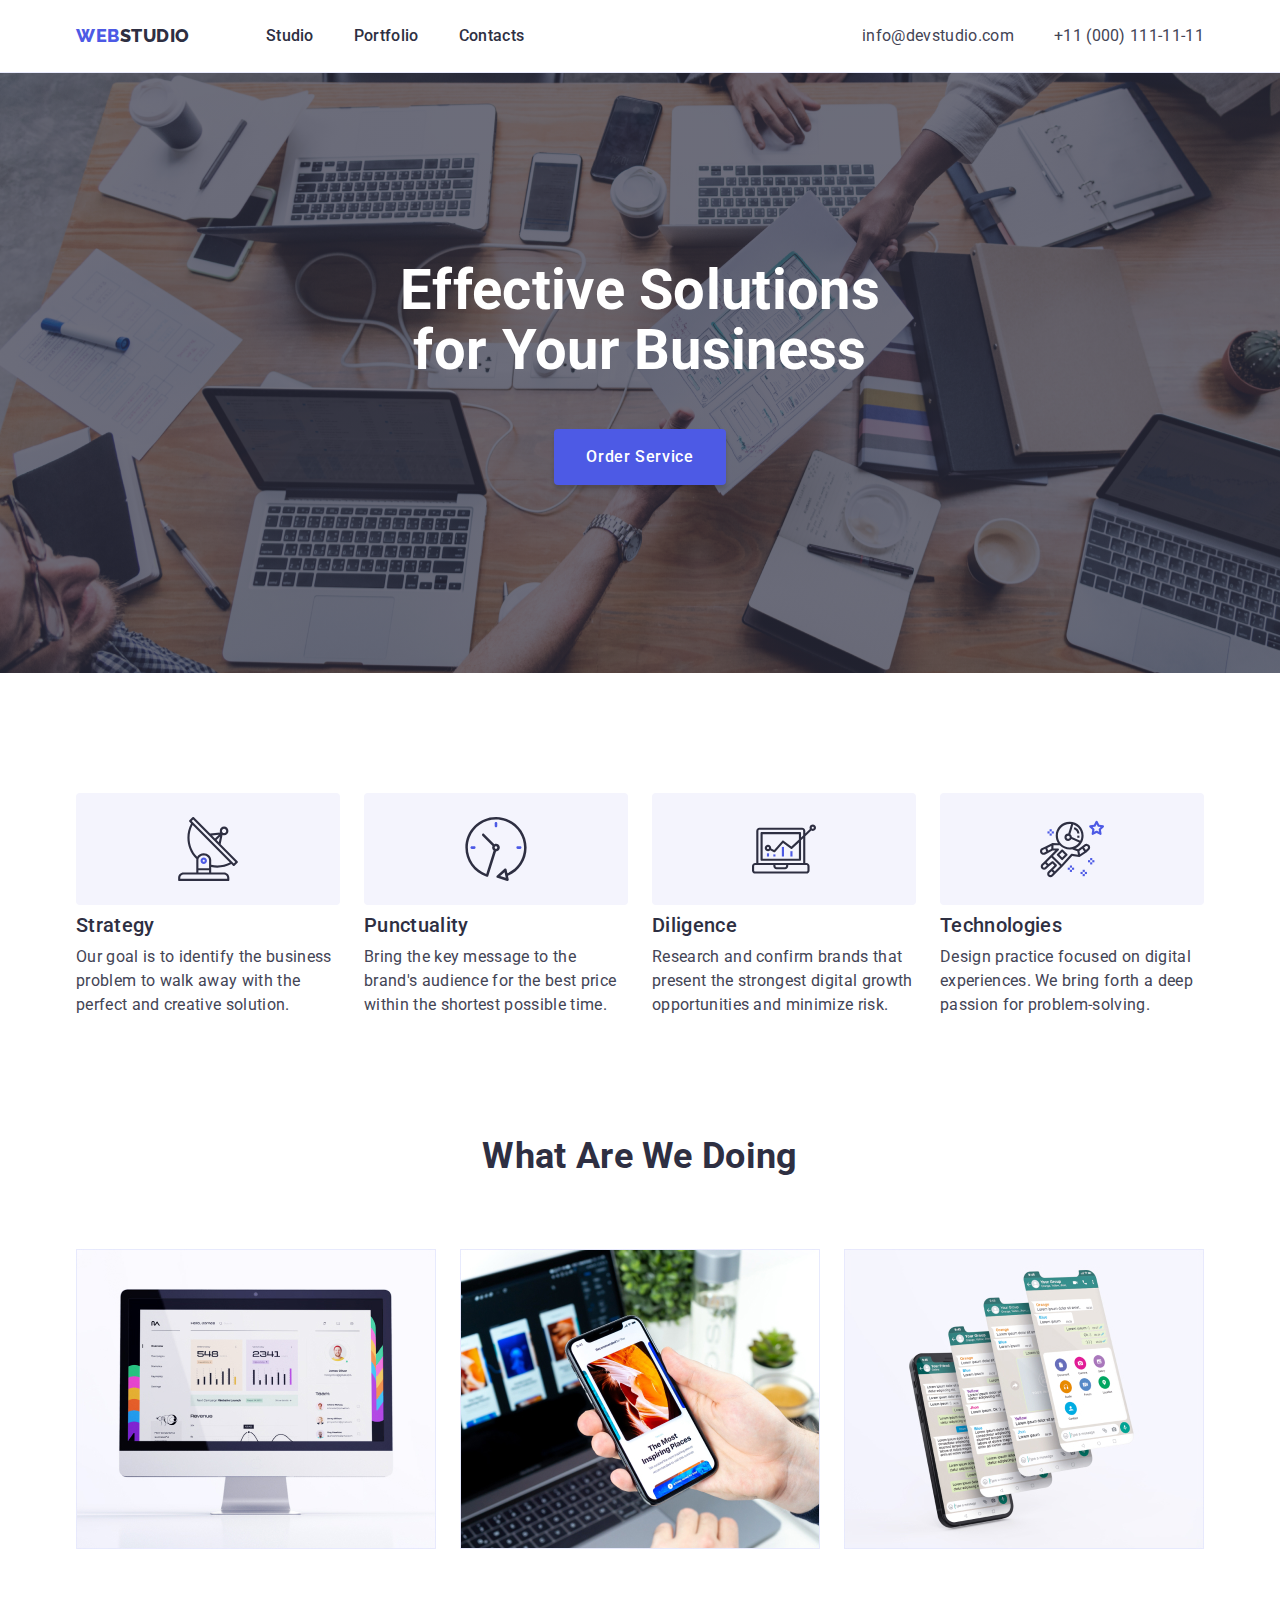
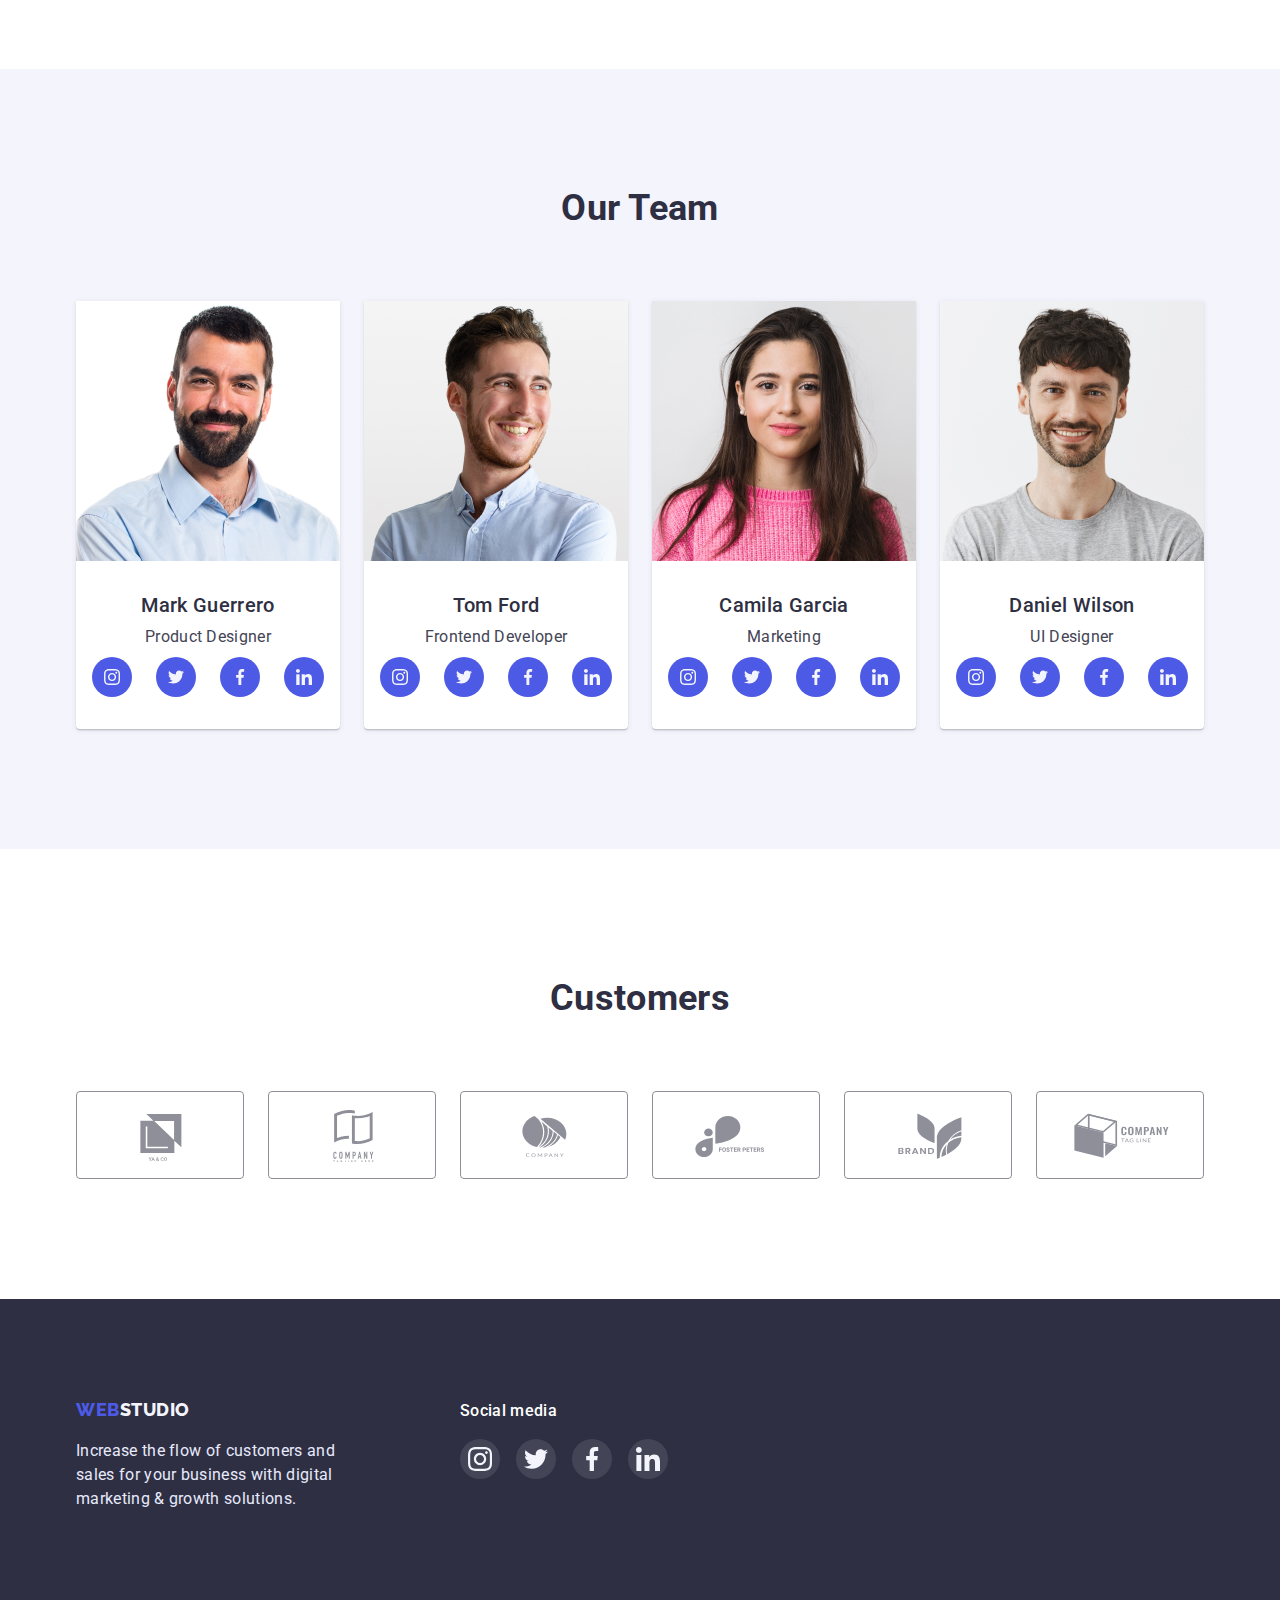
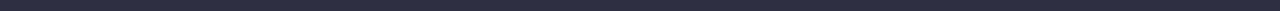
<file: index.html>
<!doctype html>
<html lang="en">

<head>
    <meta charset="UTF-8">
    <meta http-equiv="X-UA-Compatible" content="IE=edge">
    <meta name="viewport" content="width=device-width, initial-scale=1.0">

    <title>Webstudio</title>

    <link rel="preconnect" href="https://fonts.googleapis.com">
    <link rel="preconnect" href="https://fonts.gstatic.com" crossorigin>
    <link href="https://fonts.googleapis.com/css2?family=Raleway:wght@800&family=Roboto:wght@400;500;700&display=swap" rel="stylesheet">
    
    <link href="https://cdn.jsdelivr.net/npm/modern-normalize@1.1.0/modern-normalize.min.css" rel="stylesheet">
    
    <link rel="stylesheet" href="./css/styles.css" />
</head>

<body>

    
     
        <header class="header-section">

             <div class="container"> 
                
                <div class="flex-container">
                    
                            <nav class="navigation">
                                <a class="logo-header" href="/"> 
                                <span class="web">WEB</span><span>STUDIO</span>
                                </a>
                    
                                <ul class="nav-list">
                                    <li><a class="nav-link" href="./index.html"> Studio </a></li>
                                    <li><a class="nav-link" href="./portfolio.html"> Portfolio </a></li>
                                    <li><a class="nav-link" href="/"> Contacts </a></li>
                                </ul>
                    
                            </nav>
                    
                            <address class="address-section">
                                <ul class="address-list">
                                    <li><a class="mail-link" href="mailto:info@devstudio.com"> info@devstudio.com </a></li>
                                    <li><a class="tel-link" href="tel:+11(000)111-11-11"> +11 (000) 111-11-11 </a></li>
                                </ul>
                            </address> 
                </div>
                
             </div>
    
        </header>
    
        <main>
    
            <section class="hero-section">

                <div class="container">
                    
                    <h1 class="hero-title"> Effective Solutions <br/> for Your Business </h1>
                    <button type="button" class="order-button"> Order Service </button>
                </div>

            </section>
    
            <section class="advantages-section">
                <h2 hidden> The Advantages Of Working With Us </h2> <!-- alternatively - "Our Strong Sides" or smth-->
                <div class="container">
                    <ul class="advantages-list">
                        <li class="advantages-item">

                        <div class="advantages-icon-container">
                             <svg class="advantages-icon">
                             <use href="./images/sprite.svg#icon-antenna"></use>
                            </svg>
                        </div>

                            <h3 class="item-subtitle">Strategy</h3>
                            <p class="item-paragraph">Our goal is to identify the business problem to walk
                                away with the perfect and creative solution. </p>
        
                        </li>
        
                        <li class="advantages-item">

                            <div class="advantages-icon-container">
                                <svg class="advantages-icon">
                                    <use href="./images/sprite.svg#icon-clock"></use>
                                </svg>
                            </div>
        
                            <h3 class="item-subtitle">Punctuality</h3>
                            <p class="item-paragraph">Bring the key message to the brand's audience for the best
                                price within the shortest possible time. </p>
        
                        </li>
        
                        <li class="advantages-item">

                            <div class="advantages-icon-container">
                                <svg class="advantages-icon">
                                    <use href="./images/sprite.svg#icon-diagram"></use>
                                </svg>
                            </div>
        
                            <h3 class="item-subtitle">Diligence</h3>
                            <p class="item-paragraph">Research and confirm brands that present the strongest
                                digital growth opportunities and minimize risk. </p>
        
                        </li>
        
                        <li class="advantages-item">

                            <div class="advantages-icon-container">
                                <svg class="advantages-icon">
                                    <use href="./images/sprite.svg#icon-astronaut"></use>
                                </svg>
                            </div>
        
                            <h3 class="item-subtitle">Technologies</h3>
                            <p class="item-paragraph">Design practice focused on digital experiences.
                                We bring forth a deep passion for problem-solving. </p>
        
                        </li>
                    </ul>
                </div>
            </section>
    
            <section class="services-section">

               <div class="container">
                    <h2 class="section-subtitle">What Are We Doing</h2>
                    <ul class="services-list">
                        <li class="services-item"> <img src="images/img1.jpg" alt="computer screen demonstrating a website" width="360"
                                height="300" /></li>
        
                        <li class="services-item"> <img src="images/img3.jpg" alt="fan abstract image of a mobile app" width="360" height="300" />
                        </li>
        
                        <li class="services-item"> <img src="images/img2.jpg" alt="computer screen and a phone demonstrating the same website"
                                width="360" height="300" /></li>
                    </ul>

               </div>

            </section>
    
            <section class="team-section">
                <div class="container">
                    <h2 class="section-subtitle">Our Team</h2>
                    <ul class="team-list">
                        <li class="team-list-item">
                            <img src="images/guerrero.jpg" alt="Mark Guerrero, Product Designer" width="264" height="260" />
                            
                            <div class="team-item-content">
                                <h3 class="item-subtitle">Mark Guerrero</h3>
                                <p class="item-paragraph">Product Designer</p>

                                <ul class="media-list">
                                    <li>
                                        <a href="" class="media-icon-background">
                                            <svg class="media-icon">
                                                <use href="./images/sprite.svg#icon-instagram"></use>
                                            </svg>
                                        </a>
                                
                                    </li>
                                    <li>
                                        <a href="" class="media-icon-background">
                                            <svg class="media-icon">
                                                <use href="./images/sprite.svg#icon-twitter"></use>
                                            </svg>
                                        </a>
                                
                                    </li>
                                    <li>
                                        <a href="" class="media-icon-background">
                                            <svg class="media-icon">
                                                <use href="./images/sprite.svg#icon-facebook"></use>
                                            </svg>
                                        </a>
                                
                                    </li>
                                    <li>
                                        <a href="" class="media-icon-background">
                                            <svg class="media-icon">
                                                <use href="./images/sprite.svg#icon-linkedin"></use>
                                            </svg>
                                        </a>
                                
                                    </li>
                                </ul>
                            
                            </div>
                        </li>
        
                        <li class="team-list-item">
                            <img src="images/ford.jpg" alt="Tom Ford, Frontend Developer" width="264" height="260" />
                            
                            <div class="team-item-content">
                                <h3 class="item-subtitle">Tom Ford</h3>
                                <p class="item-paragraph">Frontend Developer</p>

                            <ul class="media-list">
                                <li>
                                    <a href="" class="media-icon-background">
                                        <svg class="media-icon">
                                            <use href="./images/sprite.svg#icon-instagram"></use>
                                        </svg>
                                    </a>
                            
                                </li>
                                <li>
                                    <a href="" class="media-icon-background">
                                        <svg class="media-icon">
                                            <use href="./images/sprite.svg#icon-twitter"></use>
                                        </svg>
                                    </a>
                            
                                </li>
                                <li>
                                    <a href="" class="media-icon-background">
                                        <svg class="media-icon">
                                            <use href="./images/sprite.svg#icon-facebook"></use>
                                        </svg>
                                    </a>
                            
                                </li>
                                <li>
                                    <a href="" class="media-icon-background">
                                        <svg class="media-icon">
                                            <use href="./images/sprite.svg#icon-linkedin"></use>
                                        </svg>
                                    </a>
                            
                                </li>
                            </ul>

                            </div>
                        </li>
        
                        <li class="team-list-item">
                            <img src="images/garcia.jpg" alt="Camila Garcia, Marketing" width="264" height="260" />
                            
                            <div class="team-item-content">
                                <h3 class="item-subtitle">Camila Garcia</h3>
                                <p class="item-paragraph">Marketing</p>

                                <ul class="media-list">
                                    <li>
                                        <a href="" class="media-icon-background">
                                            <svg class="media-icon">
                                                <use href="./images/sprite.svg#icon-instagram"></use>
                                            </svg>
                                        </a>
                                
                                    </li>
                                    <li>
                                        <a href="" class="media-icon-background">
                                            <svg class="media-icon">
                                                <use href="./images/sprite.svg#icon-twitter"></use>
                                            </svg>
                                        </a>
                                
                                    </li>
                                    <li>
                                        <a href="" class="media-icon-background">
                                            <svg class="media-icon">
                                                <use href="./images/sprite.svg#icon-facebook"></use>
                                            </svg>
                                        </a>
                                
                                    </li>
                                    <li>
                                        <a href="" class="media-icon-background">
                                            <svg class="media-icon">
                                                <use href="./images/sprite.svg#icon-linkedin"></use>
                                            </svg>
                                        </a>
                                
                                    </li>
                                </ul>
                            </div>
                        </li>
        
                        <li class="team-list-item">
                            <img src="images/wilson.jpg" alt="Daniel Wilson, UI Designer" width="264" height="260" />
                            
                            <div class="team-item-content">
                                <h3 class="item-subtitle">Daniel Wilson</h3>
                                <p class="item-paragraph">UI Designer</p>

                                <ul class="media-list">
                                    <li>
                                        <a href="" class="media-icon-background">
                                            <svg class="media-icon">
                                                <use href="./images/sprite.svg#icon-instagram"></use>
                                            </svg>
                                        </a>
                                
                                    </li>
                                    <li>
                                        <a href="" class="media-icon-background">
                                            <svg class="media-icon">
                                                <use href="./images/sprite.svg#icon-twitter"></use>
                                            </svg>
                                        </a>
                                
                                    </li>
                                    <li>
                                        <a href="" class="media-icon-background">
                                            <svg class="media-icon">
                                                <use href="./images/sprite.svg#icon-facebook"></use>
                                            </svg>
                                        </a>
                                
                                    </li>
                                    <li>
                                        <a href="" class="media-icon-background">
                                            <svg class="media-icon">
                                                <use href="./images/sprite.svg#icon-linkedin"></use>
                                            </svg>
                                        </a>
                                
                                    </li>
                                </ul>
                                
                            </div>
                        </li>
        
                    </ul>
                </div>
            </section>
    
        </main>

        <section class="customer-section">
            <div class="container">
                <h2 class="section-subtitle"> Customers</h2>
                <ul class="customer-list">
                    <li>
                       <a class="customer-link" href="">
                            <svg class="customer-icon">
                                <use href="./images/sprite.svg#icon-client-1"></use>
                            </svg>
                       </a>
                    </li>

                    <li>
                        <a class="customer-link" href="">
                            <svg class="customer-icon">
                                <use href="./images/sprite.svg#icon-client-2"></use>
                            </svg>
                        </a>
                    </li>

                    <li>
                        <a class="customer-link" href="">
                            <svg class="customer-icon">
                                <use href="./images/sprite.svg#icon-client-3"></use>
                            </svg>
                        </a>
                    </li>
                    
                    <li>
                        <a class="customer-link" href="">
                            <svg class="customer-icon">
                                <use href="./images/sprite.svg#icon-client-4"></use>
                            </svg>
                        </a>
                    </li>

                    <li>
                        <a class="customer-link" href="">
                            <svg class="customer-icon">
                                <use href="./images/sprite.svg#icon-client-5"></use>
                            </svg>
                        </a>
                    </li>
                   
                    <li>
                        <a class="customer-link" href="">
                            <svg class="customer-icon">
                                <use href="./images/sprite.svg#icon-client-6"></use>
                            </svg>
                        </a>
                    </li>
                </ul>
            </div>
        </section>
    
        <footer class="footer-section">
          <div class="container">
                <div class="footer-text-container">
                    <a class="logo-footer" href="/"> <span class="web">WEB</span><span>STUDIO </span> </a>
                    <p class="footer-paragraph">
                        Increase the flow of customers and sales for your business with digital
                        marketing & growth solutions.
                    </p>
                </div>
                <div class="footer-media">
                    <p class="media-title">Social media</p>
                    <ul class="footer-media-list">
                        <li>
                           <a href="" class="footer-media-item">
                                <svg class="footer-media-icon">
                                    <use href="./images/sprite.svg#icon-instagram"></use>
                                </svg>
                            </a>
                        </li>

                        <li>
                            <a href="" class="footer-media-item">
                                <svg class="footer-media-icon">
                                    <use href="./images/sprite.svg#icon-twitter"></use>
                                </svg>
                            </a>
                        </li>

                        <li>
                            <a href="" class="footer-media-item">
                                <svg class="footer-media-icon">
                                    <use href="./images/sprite.svg#icon-facebook"></use>
                                </svg>
                            </a>
                        </li>

                        <li>
                            <a href="" class="footer-media-item">
                                <svg class="footer-media-icon">
                                    <use href="./images/sprite.svg#icon-linkedin"></use>
                                </svg>
                            </a>
                        </li>
                        
                    </ul>
                </div>
          </div>
        </footer>
    
    </body>


</html>
</file>
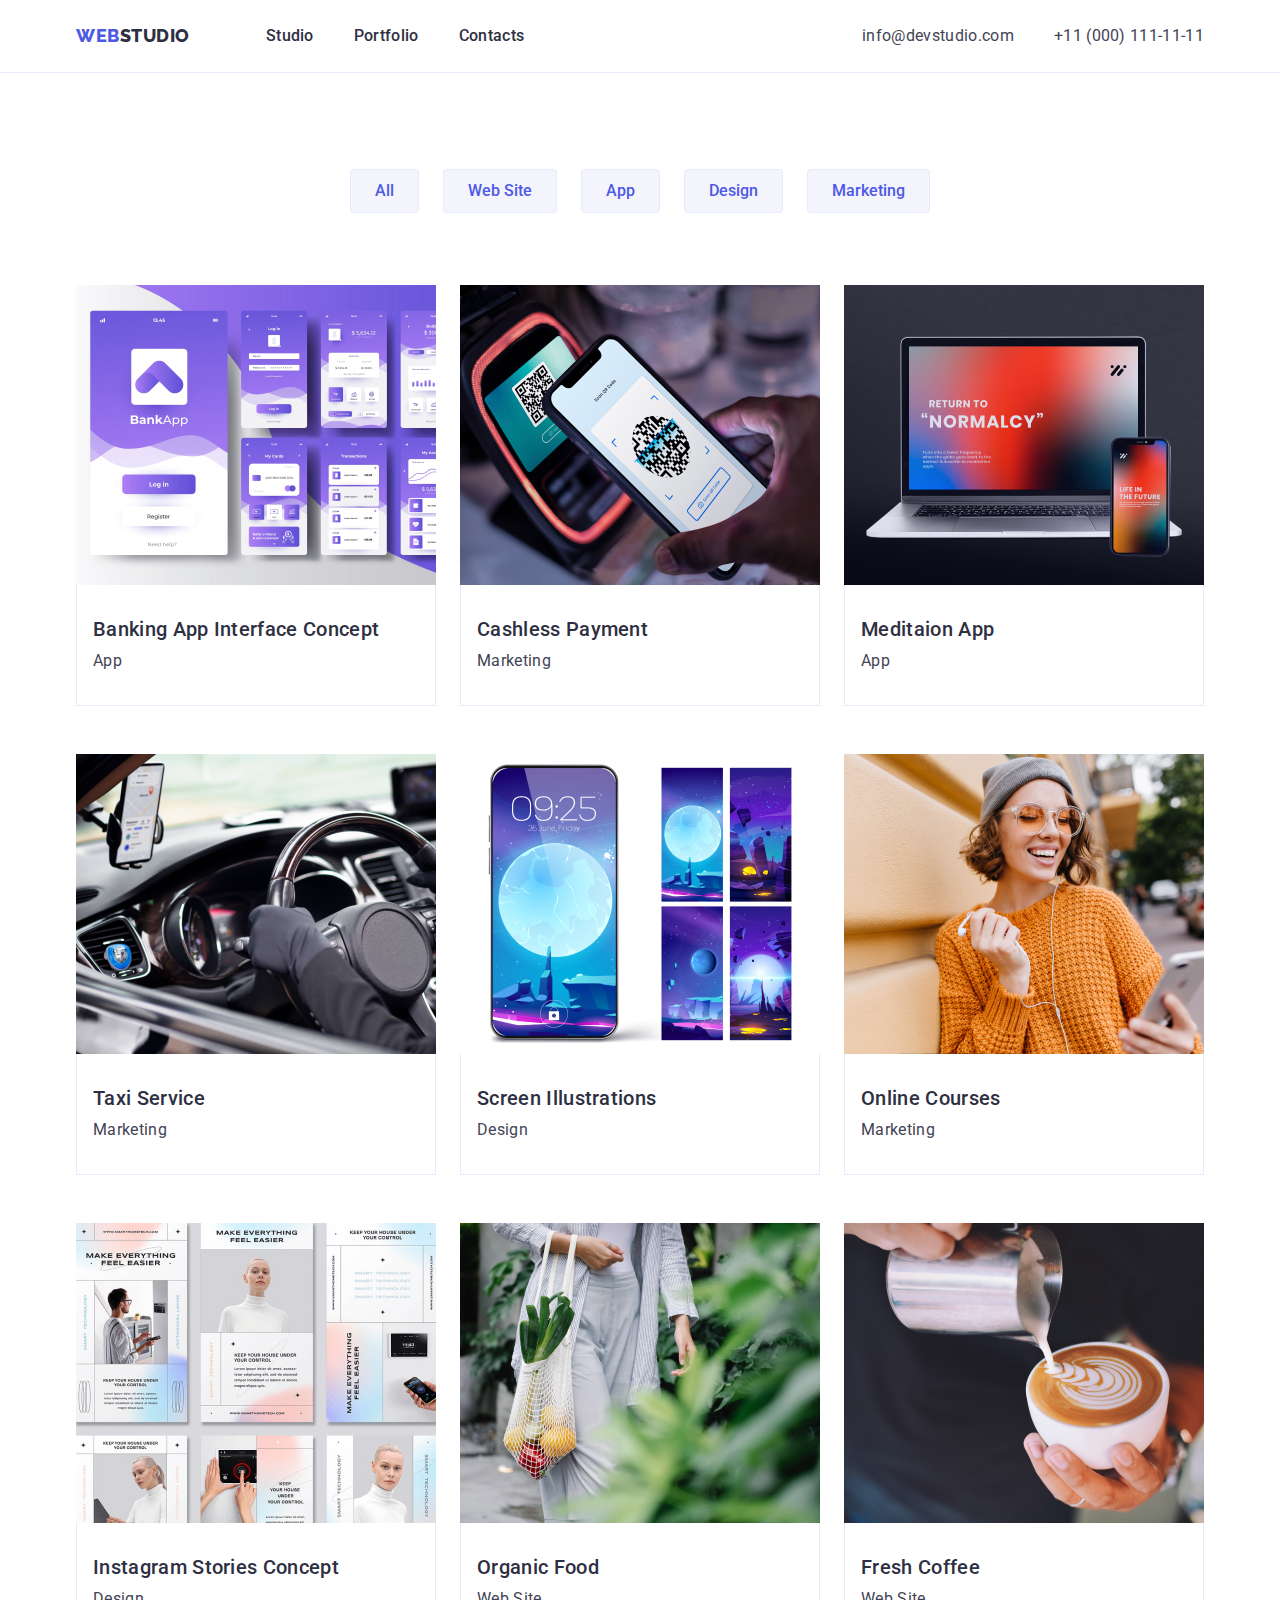
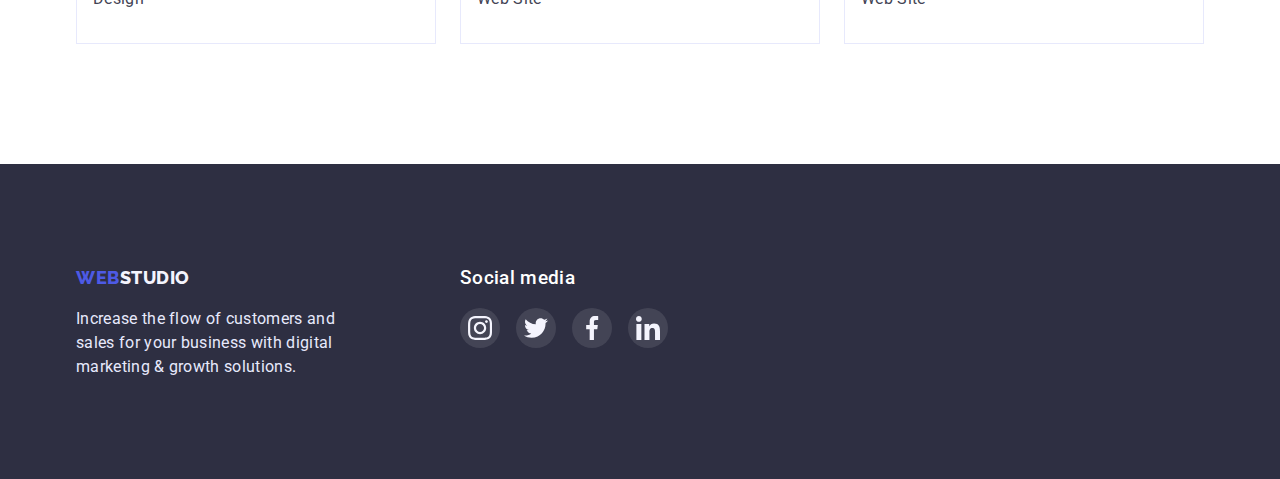
<file: portfolio.html>
<!doctype html>
<html lang="en">
<head>
    <meta charset="UTF-8">
    <meta http-equiv="X-UA-Compatible" content="IE=edge">
    <meta name="viewport" content="width=device-width, initial-scale=1.0">

    <title>Portfolio</title>

    <link rel="preconnect" href="https://fonts.googleapis.com">
    <link rel="preconnect" href="https://fonts.gstatic.com" crossorigin>
    <link href="https://fonts.googleapis.com/css2?family=Raleway:wght@800&family=Roboto:wght@400;500;700&display=swap" rel="stylesheet">

    <link href="https://cdn.jsdelivr.net/npm/modern-normalize@1.1.0/modern-normalize.min.css" rel="stylesheet">
    
    <link rel="stylesheet" href="./css/styles.css" />
    
   
</head>

<body>

     <header class="header-section">

             <div class="container"> 
                
                <div class="flex-container">
                    
                            <nav class="navigation">
                                <a class="logo-header" href="/"> 
                                <span class="web">WEB</span><span>STUDIO</span>
                                </a>
                    
                                <ul class="nav-list">
                                    <li><a class="nav-link" href="./index.html"> Studio </a></li>
                                    <li><a class="nav-link" href="./portfolio.html"> Portfolio </a></li>
                                    <li><a class="nav-link" href="/"> Contacts </a></li>
                                </ul>
                    
                            </nav>
                    
                            <address class="address-section">
                                <ul class="address-list">
                                    <li><a class="mail-link" href="mailto:info@devstudio.com"> info@devstudio.com </a></li>
                                    <li><a class="tel-link" href="tel:+11(000)111-11-11"> +11 (000) 111-11-11 </a></li>
                                </ul>
                            </address> 
                </div>
                
             </div>
    
        </header>

     <main>
    
        <section class="portfolio-section">

        <div class="container">
            
                <h1 hidden> Portfolio</h1>
    
                <ul class="filters-list">
                    <li><button type="button" class="filter-button" > All </button></li>
                    <li><button type="button" class="filter-button "> Web Site </button></li>
                    <li><button type="button" class="filter-button "> App </button></li>
                    <li><button type="button" class="filter-button "> Design </button></li>
                    <li><button type="button" class="filter-button "> Marketing </button></li>
                </ul>
            
                <ul class="portfolio-list">
                    <li class="portfolio-card"> 
                        <a href="">
                            <img  
                            src="images/card1.jpg"
                            alt="Illustration of a purple banking app interface concept"
                            width="360"
                            height="300"/>
                            <div class="card-content">
                                <h2 class="item-subtitle">Banking App Interface Concept</h2>
                                <p class="item-paragraph">App</p>
                            </div>
                        </a>
                    </li>
    
                    <li class="portfolio-card">
                        <a href="">
                        <img  
                            src="images/card2.jpg"
                            alt="Hand holding a phone up to a terminal, displaying a QR-code for cashless payment"
                            width="360"
                            height="300"/>
                            <div class="card-content">
                                <h2 class="item-subtitle">Cashless Payment</h2>
                                <p class="item-paragraph">Marketing</p>
                            </div>
                        </a>
                    </li>
    
                    <li class="portfolio-card">
                        <a href="">
                            <img  
                            src="images/card3.jpg"
                            alt="A netbook and a phone,'Return to normalsy' displayed the  screens,
                             demonstrating a meditation app run on multiple devices"
                            width="360"
                            height="300"/>
                            <div class="card-content">
                                <h2 class="item-subtitle">Meditaion App</h2>
                                <p class="item-paragraph">App</p>
                            </div>
                        </a>
                    </li>
    
                    <li class="portfolio-card">
                         <a href="">
                        <img  
                            src="images/card4.jpg"
                            alt="a through-the-window view of gloved hands grasping a steering wheel, 
                            a phone fixed above the control panel displaying an app for taxi drivers"
                            width="360"
                            height="300"/>
                            <div class="card-content">
                                <h2 class="item-subtitle">Taxi Service</h2>
                                <p class="item-paragraph">Marketing</p>
                            </div>
                        </a>
                    </li>
    
                    <li class="portfolio-card">
                        <a href="">
                            <img  
                            src="images/card5.jpg"
                            alt="a collage of four variations of Illustrations for smartphone screen backgrounds, 
                            (a stylised and simplified blue-ish cosmic terrain)
                             with one of the variations demonstrated as an actual screen"
                            width="360"
                            height="300"/>
                            <div class="card-content">
                                <h2 class="item-subtitle">Screen Illustrations</h2>
                                <p class="item-paragraph">Design</p>
                            </div>
                        </a>
                    </li>
    
                    <li class="portfolio-card"> 
                        <a href="">
                          <img  
                            src="images/card6.jpg"
                            alt="a woman in a pumpkin-colored sweater, beanie hat and orange glasses 
                                smiling at her phone while walking down the street"
                            width="360"
                            height="300"/>
                            <div class="card-content">
                                <h2 class="item-subtitle">Online Courses</h2>
                                <p class="item-paragraph">Marketing</p>
                            </div>
                         </a>
                    </li>
    
                    <li class="portfolio-card"> 
                        <a href="">
                        <img  
                            src="images/card7.jpg"
                            alt="a collage of a few similarly styled instagram stories"
                            width="360"
                            height="300"/>
                            <div class="card-content">
                                <h2 class="item-subtitle">Instagram Stories Concept</h2>
                                <p class="item-paragraph">Design</p>
                            </div>
                        </a>
                    </li>
    
                    <li class="portfolio-card"> 
                        <a href="">
                        <img  
                            src="images/card8.jpg"
                            alt="a woman in an off-white casual suit carrying a net-bag full of groceries"
                            width="360"
                            height="300"/>
                            <div class="card-content">
                                <h2 class="item-subtitle">Organic Food</h2>
                                <p class="item-paragraph">Web Site</p>
                            </div>
                        </a>
                    </li>
    
                    <li class="portfolio-card"> 
                        <a href="">
                        
                            <img  
                            src="images/card9.jpg"
                            alt="barrista pouring a cup of cappucino"
                            width="360"
                            height="300"/>
                            <div class="card-content">
                                <h2 class="item-subtitle">Fresh Coffee</h2>
                                <p class="item-paragraph">Web Site</p>
                            </div>
                        </a>
                    </li>
                </ul>
        </div>

        </section>
     </main>

    <footer class="footer-section">
        <div class="container">
            <div class="footer-text-container">
                <a class="logo-footer" href="/"> <span class="web">WEB</span><span>STUDIO </span> </a>
                <p class="footer-paragraph">
                    Increase the flow of customers and sales for your business with digital
                    marketing & growth solutions.
                </p>
            </div>
            <div class="footer-media">
                <h3 class="media-title">Social media</h3>
                <ul class="footer-media-list">
                    <li>
                        <a href="" class="footer-media-item">
                            <svg class="footer-media-icon">
                                <use href="./images/sprite.svg#icon-instagram"></use>
                            </svg>
                        </a>
                    </li>
    
                    <li>
                        <a href="" class="footer-media-item">
                            <svg class="footer-media-icon">
                                <use href="./images/sprite.svg#icon-twitter"></use>
                            </svg>
                        </a>
                    </li>
    
                    <li>
                        <a href="" class="footer-media-item">
                            <svg class="footer-media-icon">
                                <use href="./images/sprite.svg#icon-facebook"></use>
                            </svg>
                        </a>
                    </li>
    
                    <li>
                        <a href="" class="footer-media-item">
                            <svg class="footer-media-icon">
                                <use href="./images/sprite.svg#icon-linkedin"></use>
                            </svg>
                        </a>
                    </li>
    
                </ul>
            </div>
        </div>
    </footer>

</body>
</file>
<file: css/styles.css>
/*============================================ RESETTING-STYLES ==============================*/
h1, h2, h3, p {
    margin-top: 0;
    margin-bottom: 0;
}

ul, ol {
    margin-top: 0;
    margin-bottom: 0;
    padding-left: 0;
    list-style: none;
}

img {
    display: block;
    max-width: 100%;
    height: auto;
}

button {
    cursor: pointer;
}

address{
    font-style: normal;
}

a {
    text-decoration: none; 
    color: inherit;  
}


/*================================================= COLOUR-PALLETTE ==============================*/
/*added all colours for later use*/
:root {
    --white: #FFFFFF; /*WHITE*/
    --primary-brand: #4D5AE5; /*IRIS*/
    --pressed:#404BBF; /*OCEAN*/
    --dark: #2E2F42; /*NAVY BLUE*/
    --success: #31D0AA; /*GREEN*/
    --text: #434455; /*SLATE*/
    --subtle-text: #8E8F99;/*LIGHT SLATE*/
    --accent: #E7E9FC; /*CORNFLOWER*/
    --light: #F4F4FD; /*CLOUD*/
    --modal-overlay: #2E2F42;/*NAVY BLUE MODAL*/
    --hero-background: #2E2F42; /*GREY*/
}

/*================================================ TEXT-STYLES ==============================*/

/*main text style, hence using 'body' tag instead of class*/

body { /*BODY*/
    color: var(--text);
    background-color: var(--white);

    font-family: "Roboto", sans-serif;

    line-height: 1.5;
    letter-spacing: 0.02em;
}

.section-subtitle {
    color: var(--dark);
    font-weight: 700;
    font-size: 36px;
    line-height: 1.11;
}

.item-subtitle {
    color: var(--dark);
    font-weight: 500;
    font-size: 20px;
    line-height: 1.2;
}



/* for h1's, or the biggest, the most important titles
 /* Title | Header 1 
    font-weight: 700;
    font-size: 56px;
    line-height: 1.07;
   

/* for section headers */
 /* Header 2 
    font-weight: 700;
    font-size: 36px;
    line-height: 1.11;

/* for headers inside a list or section*/
 /* Header 3 
    font-weight: 500;
    font-size: 20px;
    line-height: 1.2;

/* for general paragraphs of small text*/
 /*Body Medium
    font-weight: 500;


/* button text 
    font-weight: 500;
    font-size: 16px;
    line-height: 1.5;
    letter-spacing: 0.04em;
 */
/*================================================= ELEMENT-STYLES ==============================*/

/*-----------------CONTAINER -----------*/

.container {
    width: 1158px;

    margin-left: auto;
    margin-right: auto;

    padding-left: 15px;
    padding-right: 15px;
}



/*----------------------- logo stuff ----------------*/

.logo-header {
    font-family: "Raleway";
    font-style: normal;
    font-weight: 800;
    font-size: 18px;
    line-height: 1.16;

    letter-spacing: 0.03em;
    color: var(--dark);
}

.logo-footer {
    font-family: "Raleway";
    font-style: normal;
    font-weight: 800;
    font-size: 18px;
    line-height: 1.16;

    letter-spacing: 0.03em;
    color: var(--light);
}

.web {
    color: var(--primary-brand);
}

/*----------------- navigation panel ------------ */
.header-section {
    border-bottom: 1px solid var(--accent)
}

.flex-container {
    display: flex;
    justify-content: space-between;
    align-items: center;
}

.navigation {
    display: flex;
    align-items: center;
    column-gap: 76px;
}

.nav-list {
    display: flex;
    gap: 40px;
}

.nav-link {
    display: block;
    padding-top: 24px;
    padding-bottom: 24px;
    font-weight: 500;
    color: var(--dark);
}
.nav-link:hover, .nav-link:focus {
    color: var(--pressed);
}

.address-list {
    display: flex;
    gap: 40px;
}

.mail-link:hover, .mail-link:focus {
    color: var(--pressed);
}

.tel-link:hover, .tel-link:focus {
    color: var(--pressed);
}



/*-------- hero section ------------ */

.hero-section {

    background-color: var(--hero-background);
    background-image: linear-gradient(rgba(46, 47, 66, 0.7),rgba(46, 47, 66, 0.7)), url(../images/hero-bg.jpg);
    background-repeat: no-repeat;
    background-size: cover;

    padding-top: 188px;
    padding-bottom: 188px;
    text-align: center;
    max-width: 1440px;
    margin: 0 auto;
}

.hero-title {
    color: var(--white);
    font-weight: 700;
    font-size: 56px;
    line-height: 1.07;

    margin-bottom: 48px;
}

.order-button {
    color: var(--white);
    background-color: var(--primary-brand);
    
    font-weight: 500;
    font-size: 16px;
    line-height: 1.5;
    letter-spacing: 0.04em;

    padding: 16px 32px;
    
    box-shadow: 0px 4px 4px rgba(0, 0, 0, 0.15);
    border-radius: 4px;
    border: none;
}

.order-button:hover, .order-button:focus {
    background-color: var(--pressed);
}

/*-------- advantages section ------------ */

.advantages-section {
   padding-top: 120px; 
}
.advantages-list {
    display: flex;
    column-gap: 24px;
}

.advantages-item {
    width: 264px;
}

.advantages-item > .item-subtitle {
    margin-bottom: 8px;
}

.advantages-icon-container
{
    display: flex;
    justify-content: center;
    align-items: center;
    padding-top: 24px;
    padding-bottom: 24px;
    background-color: var(--light);
    border-radius: 4px;

    margin-bottom: 8px;
}

.advantages-icon {
    width: 64px;
    height: 64px;
}

/*-------- services ("What are We Doing") section ------------ */
.services-section {
    padding-top: 120px;
    padding-bottom: 120px;
}

.services-section > .container > .section-subtitle {
    text-align: center;
    margin-bottom: 72px;
}

.services-list {
    display: flex;
    justify-content: center;
    column-gap: 24px;
}

/*----------- team section ------------ */

.team-section {
    background-color: var(--light);
    padding-top: 120px;
    padding-bottom: 120px;
}

.team-section > .container > .section-subtitle {
    text-align: center;
    margin-bottom: 72px;
}

.team-list {
    display: flex;
    justify-content: center;
    column-gap: 24px;
}

.team-list-item {
background-color: var(--white);
    box-shadow: 0px 1px 6px rgba(46, 47, 66, 0.08),
                0px 1px 1px rgba(46, 47, 66, 0.16),
                0px 2px 1px rgba(46, 47, 66, 0.08);
    border-radius: 0px 0px 4px 4px;
}


.team-item-content {
    padding-top: 32px;
    padding-bottom: 32px;
    padding-left: 16px;
    padding-right: 16px;
    text-align: center;
}

.team-item-content > .item-subtitle {
    margin-bottom: 8px;
}

.team-item-content >.item-paragraph {
    margin-bottom: 8px;
}

.media-list {
    display: flex;
    justify-content: space-between;
}

.media-icon-background {
background-color: var(--primary-brand);
height: 40px;
width: 40px;

border-radius: 50%;
display: flex;
justify-content: center;
align-items: center;
}

.media-icon-background:hover, 
.media-icon-background:focus {
    background-color: var(--pressed);
}

.media-icon {
    width: 16px;
    height: 16px;
    fill: var(--light);
}

/*----------- client-section ------------ */

.customer-section {
padding-top: 130px;
padding-bottom: 120px;
}

.customer-section > .container > .section-subtitle {
    text-align: center;
    margin-bottom: 72px;
}

.customer-list {
    display: flex;
    column-gap: 24px;
}

.customer-link {
    border: 1px solid var(--subtle-text);
    border-radius: 4px;

width: 168px;
height: 88px;
    display: flex;
    justify-content: center;
    align-items: center;
}

.customer-link:hover, .customer-link:focus {
    border: 1px solid var(--pressed);
}


.customer-icon {
    fill: var(--subtle-text);
    width: 104px;
    height: 56px;
}

.customer-link:hover > .customer-icon {
    fill: var(--pressed);
}
.customer-link:focus > .customer-icon {
    fill: var(--pressed);
}



/*----------- footer ------------ */
.footer-text-container {
    margin-right: 120px;
    display: inline-block;
}
.footer-section {
    background-color: var(--dark);
    padding-top: 100px;
    padding-bottom: 100px;
}

.footer-section > .container {
    display: flex;
    align-items: baseline;
    justify-content: left;
}

.footer-paragraph {
    width: 264px;
    color: var(--accent);
    margin-top: 16px;
}

.footer-section > .container > .logo-footer {

    display: block;
    margin-bottom: 16px;

}

.footer-media {
   display: inline-block;
   width: 208px;
}

.media-title {
    color: var(--white);
    font-weight: 500;
    margin-bottom: 16px;
}

.footer-media-list {
    display: flex;
    column-gap: 16px;
}

.footer-media-item {
    background-color: rgba(255, 255, 255, 0.1);
    width: 40px;
    height: 40px;
    border-radius: 50%;
    padding: 8px;
    display: flex;
    justify-content: center;
    align-items: center;
}

.footer-media-item:hover, 
.footer-media-item:focus {
    background-color: var(--success);
}

.footer-media-icon {
    width: 24px;
    height: 24px;
    fill: var(--light);
}

/*========================PORTFOLIO========================*/

/*----------- filters section ------------ */
.portfolio-section {
padding-top: 96px;
padding-bottom: 120px;

}

.filters-list {
    display: flex;
    justify-content: center;
    column-gap: 24px;

    margin-bottom: 72px;
}

.portfolio-list {
    display: flex;
    flex-wrap: wrap;
    column-gap: 24px;
    row-gap: 48px;
}

.filter-button {
    color: var(--primary-brand);
    font-weight: 500;

    background-color: var(--light);
    padding-left: 24px;
    padding-right: 24px;
    padding-top: 12px;
    padding-bottom: 12px;
    border: 1px solid var(--accent);
    border-radius: 4px;

}
.filter-button:hover,
.filter-button:focus {
    color: var(--white);
    background-color: var(--primary-brand);
    box-shadow: 0px 3px 1px rgba(0, 0, 0, 0.1),
        0px 2px 1px rgba(0, 0, 0, 0.08),
        0px 2px 2px rgba(0, 0, 0, 0.12);
    border-radius: 4px;
}

.filter-button:active {
    color: var(--white);
    background-color: var(--pressed);
    box-shadow: 0px 3px 1px rgba(0, 0, 0, 0.1),
                0px 2px 1px rgba(0, 0, 0, 0.08),
                0px 2px 2px rgba(0, 0, 0, 0.12);
    border-radius: 4px;
}


.portfolio-card:hover, 
.portfolio-card:focus {
    box-shadow: 0px 1px 6px rgba(46, 47, 66, 0.08), 
                0px 1px 1px rgba(46, 47, 66, 0.16), 
                0px 2px 1px rgba(46, 47, 66, 0.08);
}

.card-content {
    padding-top: 32px;
    padding-bottom: 32px;
    padding-left: 16px;
    padding-right: 16px;
    border: 1px solid var(--accent);
    border-top: none;
}

.card-content > .item-subtitle {
    margin-bottom: 8px;
}
</file>
